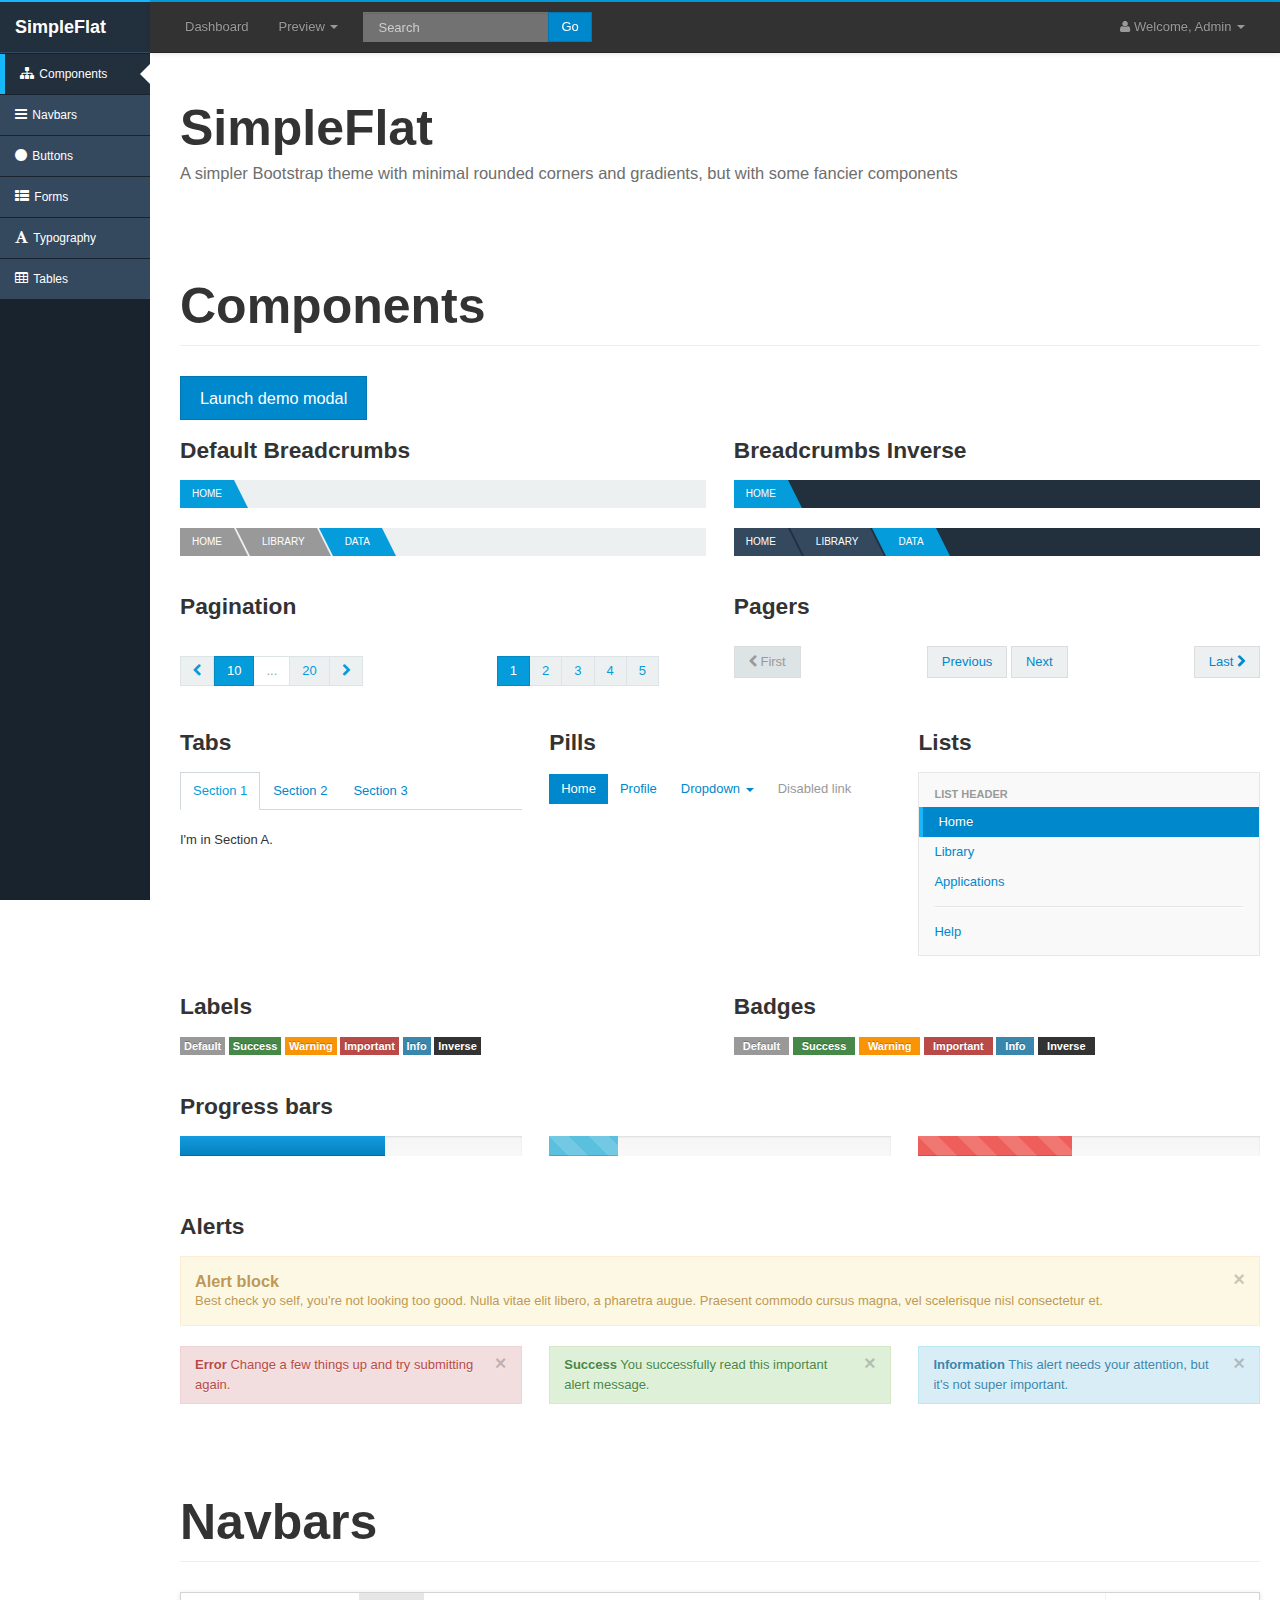
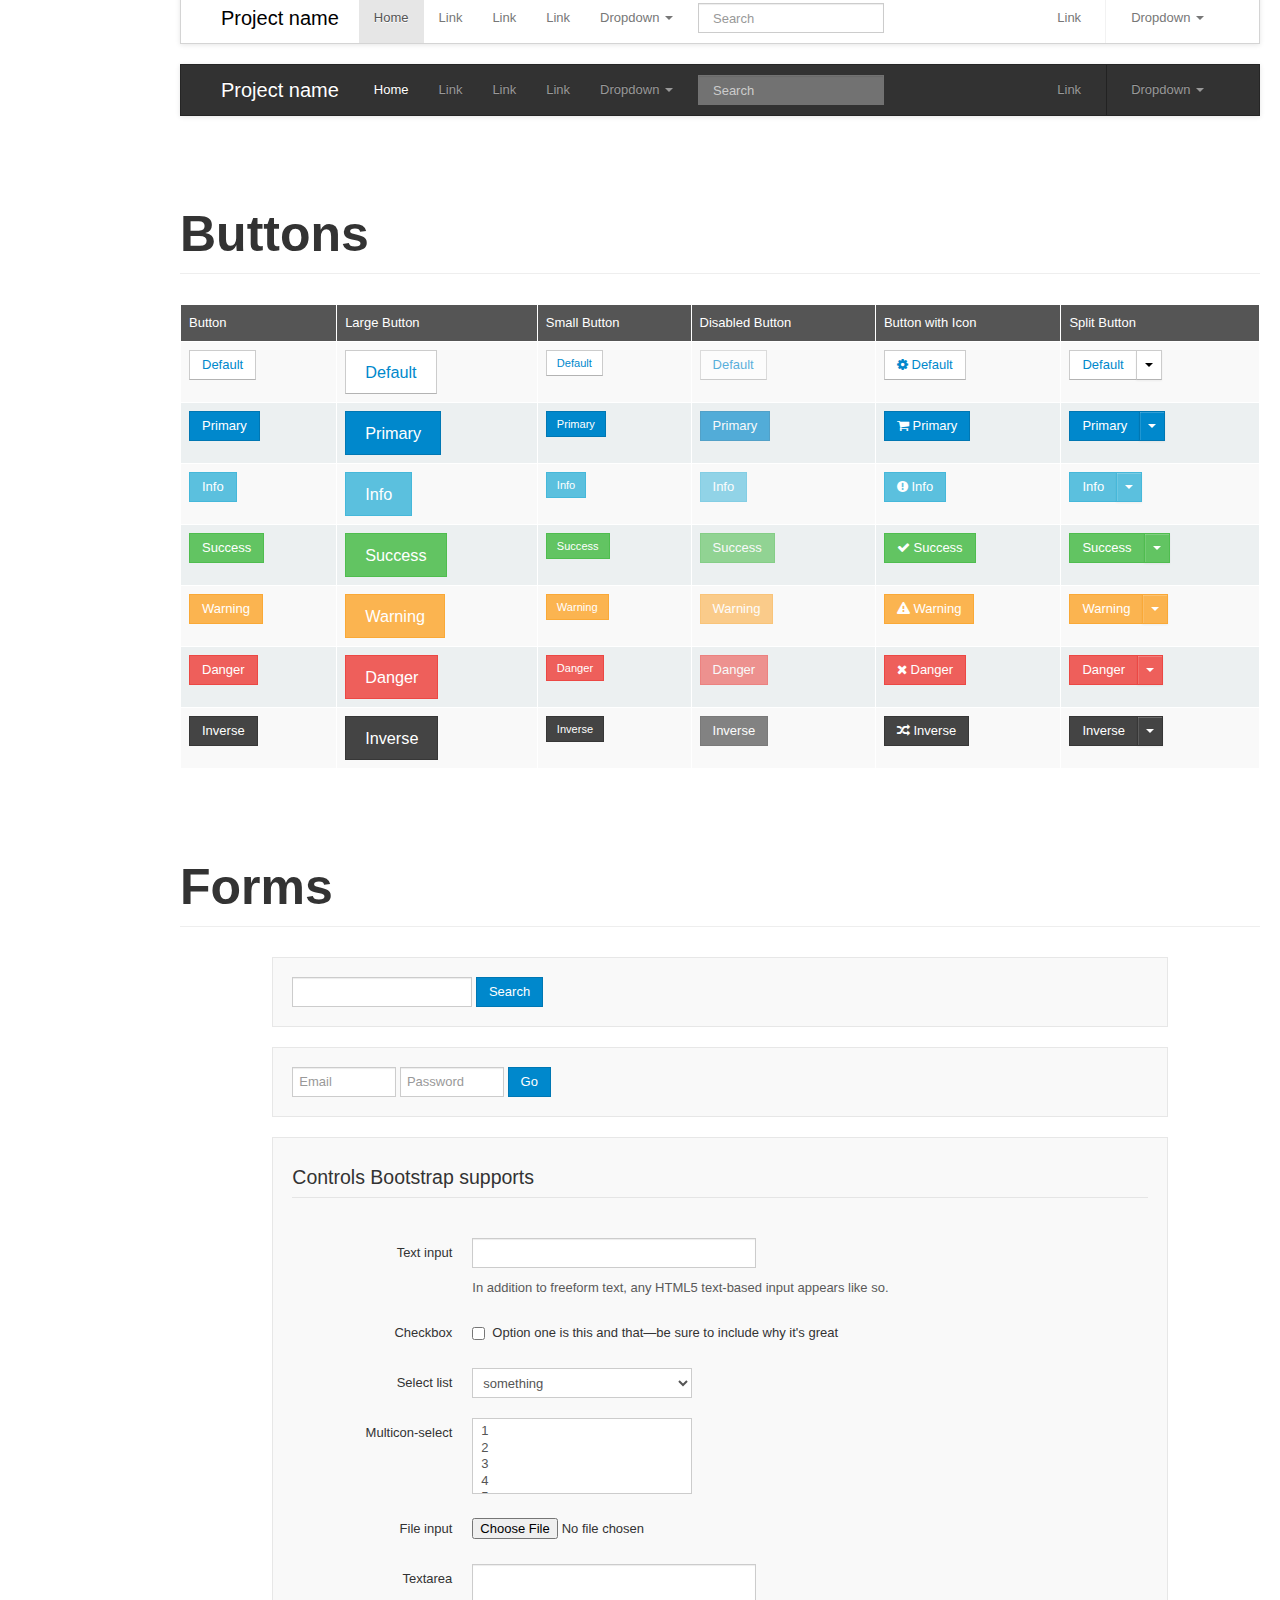
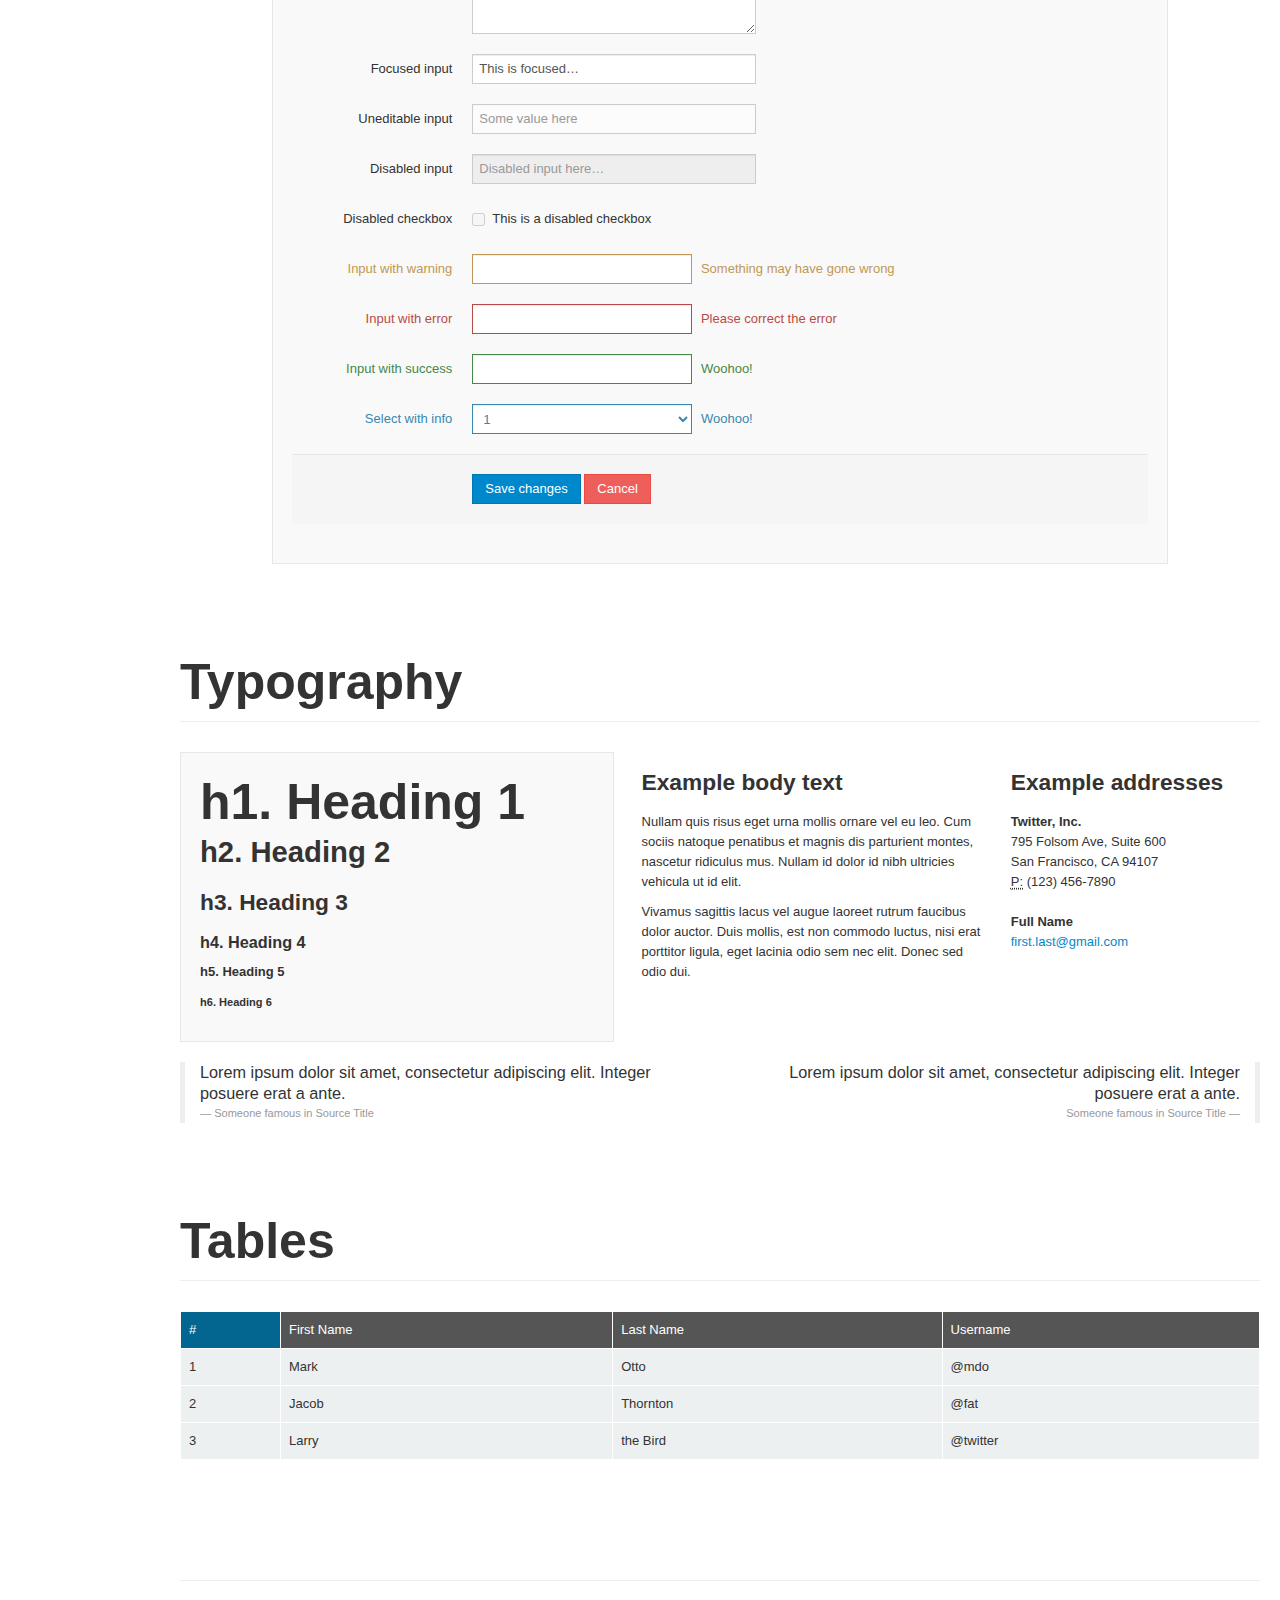
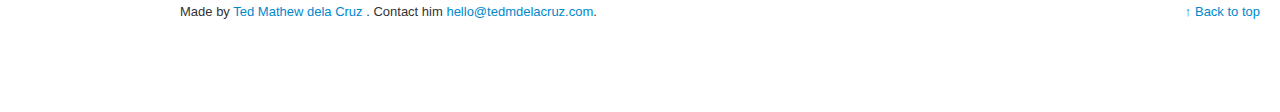
<file: index.html>
<!DOCTYPE html>
<html lang="en">
    <head>
      <meta charset="utf-8">
      <title>Bootstrap :: SimpleFlat</title>
      <meta name="viewport" content="width=device-width, initial-scale=1.0">
      <meta name="description" content="A simpler Bootstrap theme with minimal rounded corners and gradients, but with some fancier components">
      <meta property="og:description" content="A simpler Bootstrap theme with minimal rounded corners and gradients, but with some fancier components" />
      <meta name="author" content="Ted Mathew dela Cruz">

      <!--[if lt IE 9]>
        <script src="http://html5shim.googlecode.com/svn/trunk/html5.js"></script>
      <![endif]--> 

      <link href="./css/bootstrap.min.css" rel="stylesheet">
      <link href="./css/bootstrap-responsive.min.css" rel="stylesheet">
      <link href="./css/font-awesome.min.css" rel="stylesheet">
      <link href="./css/font-awesome-ie7.min.css" rel="stylesheet">
      <link href="./css/master.css" rel="stylesheet">
      <link rel="shortcut icon" href="favicon.ico">
    </head>
    <body class="index" data-spy="scroll" data-target=".subnav" data-offset="80">
      <div id="admin-topbar" class="nav-static-topbar navbar navbar-inverse navbar-fixed-top">
        <div class="navbar-inner">
          <div class="container-fluid">
            <a class="btn btn-navbar" data-toggle="collapse" data-target=".nav-collapse">
              <span class="icon-bar"></span>
              <span class="icon-bar"></span>
              <span class="icon-bar"></span>
            </a>
            <div class="nav-collapse">
              <ul class="nav">
                <li><a href="#">Dashboard</a></li>
                <li class="dropdown">
                  <a href="#" class="dropdown-toggle" data-toggle="dropdown">Preview <b class="caret"></b></a>
                  <ul class="dropdown-menu">
                    <li><a href="basic.html" target="_blank">Basic Marketing Site</a></li>
                  </ul>
                </li>
              </ul>
              <form class="navbar-search pull-left" action="">
                <div class="input-append">
                  <input type="text" class="search-query span2" placeholder="Search">
                  <input type="submit" class="btn btn-primary" value="Go">
                </div>
              </form>
              <ul class="nav pull-right">
                <li class="dropdown">
                  <a href="#" class="dropdown-toggle" data-toggle="dropdown">
                    <!-- <img src="./images/profile.jpg" class="profile-pic" alt=""> -->
                    <i class="icon-user"></i> Welcome, Admin <b class="caret"></b>
                  </a>
                  <ul class="dropdown-menu">
                    <li><a href="#">Account</a></li>
                    <li><a href="#">Settings</a></li>
                    <li class="divider"></li>
                    <li><a href="login.html">Logout</a></li>
                  </ul>
                </li>
              </ul>
            </div><!-- /.nav-collapse -->
          </div>
        </div><!-- /navbar-inner -->
      </div><!-- /.nav-static-topbar -->
      <ul class="nav-static-sidebar" id="static-sidebar">
          <!-- <li class="brand"><a class="smooth-scroll" href="#top"><i class="icon-home"></i> <span class="visible-desktop">SimpleFlat</span></a></li> -->
          <li class="brand"><a class="smooth-scroll" href="#top">SimpleFlat</a></li>          
          <li class="active"><a class="smooth-scroll" href="#miscellaneous"><i class="icon-sitemap"></i> Components</a></li>
          <li><a class="smooth-scroll" href="#navbars"><i class="icon-reorder"></i> Navbars</a></li>
          <li><a class="smooth-scroll" href="#buttons"><i class="icon-circle"></i> Buttons</a></li>
          <li><a class="smooth-scroll" href="#forms"><i class="icon-th-list"></i> Forms</a></li>
          <li><a class="smooth-scroll" href="#typography"><i class="icon-font"></i> Typography</a></li>
          <li><a class="smooth-scroll" href="#tables"><i class="icon-table"></i> Tables</a></li>
      </ul><!-- /.nav-static-sidebar -->
      <div class="container-fluid main-content">
        <header class="jumbotron subhead main-header section" id="top">
          <div class="row-fluid">
            <div class="span12 marketing">
              <h1>SimpleFlat</h1>
              <p class="lead">A simpler Bootstrap theme with minimal rounded corners and gradients, but with some fancier components</p>
            </div>
          </div>
        </header>
        <div id="demo-modal" class="modal hide fade">
          <div class="modal-header">
              <a class="close" data-dismiss="modal" aria-hidden="true">&times;</a>
              <h3>Header</h3>
          </div>
          <div class="modal-body">
              <p>Lorem ipsum dolor sit amet, consectetur adipisicing elit. Consequuntur, iusto, illum ratione voluptatibus nesciunt obcaecati dolorum id sequi? Totam, corporis sed repellat consequuntur unde nostrum nulla sunt labore. Maiores, necessitatibus!</p>
          </div>
          <div class="modal-footer">
              <a href="#" class="btn btn-medium btn-primary">Save</a>    
              <a href="#" class="btn btn-medium btn-danger" data-dismiss="modal">Close</a>
          </div>
        </div>
        <section id="miscellaneous" class="section">
          <div class="page-header">
            <h1>Components</h1>
            <a href="#top" class="btn btn-link visible-phone pull-right smooth-scroll">↑ Back to top</a>
          </div>
          <div class="row-fluid">
            <div class="span12">
              <a href="#" class="btn btn-primary btn-large" data-toggle="modal" data-target="#demo-modal">Launch demo modal</a>
            </div>
          </div>
          <div class="row-fluid">
            <div class="span6">
              <h3 id="breadcrumbs">Default Breadcrumbs</h3>
              <ul class="breadcrumb">
                <li class="active">Home</li>
              </ul>
              <ul class="breadcrumb">
                <li><a href="#">Home</a></li>
                <li><a href="#">Library</a></li>
                <li class="active">Data</li>
              </ul>
            </div>
            <div class="span6">
              <h3 id="breadcrumbs-inverse">Breadcrumbs Inverse</h3>
              <ul class="breadcrumb breadcrumb-inverse">
                <li class="active">Home</li>
              </ul>
              <ul class="breadcrumb breadcrumb-inverse">
                <li><a href="#">Home</a></li>
                <li><a href="#">Library</a></li>
                <li class="active">Data</li>
              </ul>
            </div>
          </div>
          <div class="row-fluid">
            <div class="span6">
              <h3 id="pagination">Pagination</h3>
              <div class="row-fluid">
                <div class="pagination span6">
                  <ul>
                    <li><a href="#"><i class="icon-chevron-left"></i></a></li>
                    <li class="active"><a href="#">10</a></li>
                    <li class="disabled"><a href="#">...</a></li>
                    <li><a href="#">20</a></li>
                    <li><a href="#"><i class="icon icon-white icon-chevron-right"></i></a></li>
                  </ul>
                </div>
                <div class="pagination pagination-centered span6">
                  <ul>
                    <li class="active"><a href="#">1</a></li>
                    <li><a href="#">2</a></li>
                    <li><a href="#">3</a></li>
                    <li><a href="#">4</a></li>
                    <li><a href="#">5</a></li>
                  </ul>
                </div>
              </div>
            </div>    
            <div class="span6">
              <h3 id="pager">Pagers</h3>        
                <ul class="pager">
                  <li class="previous disabled"><a href="#"><i class="icon-chevron-left"></i> First</a></li>
                  <li><a href="#">Previous</a></li>
                  <li><a href="#">Next</a></li>
                  <li class="next"><a href="#">Last <i class="icon-chevron-right"></i></a></li>
                </ul>
            </div>
          </div>
          <div class="row-fluid">
            <div class="span4">
              <h3 id="tabs">Tabs</h3>
              <ul class="nav nav-tabs">
                <li class="active"><a href="#A" data-toggle="tab">Section 1</a></li>
                <li><a href="#B" data-toggle="tab">Section 2</a></li>
                <li><a href="#C" data-toggle="tab">Section 3</a></li>
              </ul>
              <div class="tabbable">
                <div class="tab-content">
                  <div class="tab-pane active" id="A">
                    <p>I'm in Section A.</p>
                  </div>
                  <div class="tab-pane" id="B">
                    <p>Howdy, I'm in Section B.</p>
                  </div>
                  <div class="tab-pane" id="C">
                    <p>What up girl, this is Section C.</p>
                  </div>
                </div>
              </div>
            </div>
            <div class="span4">
              <h3 id="pills">Pills</h3>
              <ul class="nav nav-pills">
                <li class="active"><a href="#">Home</a></li>
                <li><a href="#">Profile</a></li>
                <li class="dropdown">
                  <a class="dropdown-toggle" data-toggle="dropdown" href="#">Dropdown <b class="caret"></b></a>
                  <ul class="dropdown-menu">
                    <li><a href="#">Action</a></li>
                    <li><a href="#">Another action</a></li>
                    <li><a href="#">Something else here</a></li>
                    <li class="divider"></li>
                    <li><a href="#">Separated link</a></li>
                  </ul>
                </li>
                <li class="disabled"><a href="#">Disabled link</a></li>
              </ul>
            </div>    
            <div class="span4">      
              <h3 id="list">Lists</h3>        
              <div class="well" style="padding: 8px 0;">
                <ul class="nav nav-list">
                  <li class="nav-header">List header</li>
                  <li class="active"><a href="#">Home</a></li>
                  <li><a href="#">Library</a></li>
                  <li><a href="#">Applications</a></li>
                  <li class="divider"></li>
                  <li><a href="#">Help</a></li>
                </ul>
              </div>
            </div>
          </div>
          <div class="row-fluid">
            <div class="span6">
              <h3 id="labels">Labels</h3>
              <span class="label">Default</span>
              <span class="label label-success">Success</span>
              <span class="label label-warning">Warning</span>
              <span class="label label-important">Important</span>
              <span class="label label-info">Info</span>
              <span class="label label-inverse">Inverse</span>
            </div>
            <div class="span6">
              <h3 id="badges">Badges</h3>
              <span class="badge">Default</span>
              <span class="badge badge-success">Success</span>
              <span class="badge badge-warning">Warning</span>
              <span class="badge badge-important">Important</span>
              <span class="badge badge-info">Info</span>
              <span class="badge badge-inverse">Inverse</span>
            </div>
          </div>
          <br>
          <h3 id="progressbars">Progress bars</h3>
          <div class="row-fluid">
            <div class="span4">
              <div class="progress">
                <div class="bar" style="width: 60%;"></div>
              </div>
            </div>
            <div class="span4">
              <div class="progress progress-info progress-striped">
                <div class="bar" style="width: 20%;"></div>
              </div>
            </div>
            <div class="span4">
              <div class="progress progress-danger progress-striped active">
                <div class="bar" style="width: 45%"></div>
              </div>
            </div>
          </div>
          <br>
          <h3 id="alerts">Alerts</h3>
          <div class="row-fluid">
            <div class="span12">
                <div class="alert alert-block">
                  <a class="close">×</a>
                  <h4 class="alert-heading">Alert block</h4>
                  <p>Best check yo self, you're not looking too good. Nulla vitae elit libero, a pharetra augue. Praesent commodo cursus magna, vel scelerisque nisl consectetur et.</p>
                </div>
            </div>
          </div>
          <div class="row-fluid">
            <div class="span4">
              <div class="alert alert-error">
                <a class="close">×</a>
                <strong>Error</strong> Change a few things up and try submitting again.
              </div>
            </div>
            <div class="span4">
              <div class="alert alert-success">
                <a class="close">×</a>
                <strong>Success</strong> You successfully read this important alert message.
              </div>
            </div>
            <div class="span4">
              <div class="alert alert-info">
                <a class="close">×</a>
                <strong>Information</strong> This alert needs your attention, but it's not super important.
              </div>
            </div>
          </div>
        </section>
        <!-- /section#components -->
        <section id="navbars" class="section">
          <div class="page-header">
            <h1>Navbars</h1>
            <a href="#top" class="btn btn-link visible-phone pull-right smooth-scroll">↑ Back to top</a>
          </div>
          <div class="navbar">
            <div class="navbar-inner">
              <div class="container-fluid" style="width: auto;">
                <a class="btn btn-navbar" data-toggle="collapse" data-target=".nav-collapse">
                  <span class="icon-bar"></span>
                  <span class="icon-bar"></span>
                  <span class="icon-bar"></span>
                </a>
                <a class="brand" href="#">Project name</a>
                <div class="nav-collapse">
                  <ul class="nav">
                    <li class="active"><a href="#">Home</a></li>
                    <li><a href="#">Link</a></li>
                    <li><a href="#">Link</a></li>
                    <li><a href="#">Link</a></li>
                    <li class="dropdown">
                      <a href="#" class="dropdown-toggle" data-toggle="dropdown">Dropdown <b class="caret"></b></a>
                      <ul class="dropdown-menu">
                        <li><a href="#">Action</a></li>
                        <li><a href="#">Another action</a></li>
                        <li><a href="#">Something else here</a></li>
                        <li class="divider"></li>
                        <li><a href="#">Separated link</a></li>
                      </ul>
                    </li>
                  </ul>
                  <form class="navbar-search pull-left" action="">
                    <input type="text" class="search-query span2" placeholder="Search">
                  </form>
                  <ul class="nav pull-right">
                    <li><a href="#">Link</a></li>
                    <li class="divider-vertical"></li>
                    <li class="dropdown">
                      <a href="#" class="dropdown-toggle" data-toggle="dropdown">Dropdown <b class="caret"></b></a>
                      <ul class="dropdown-menu">
                        <li><a href="#">Action</a></li>
                        <li><a href="#">Another action</a></li>
                        <li><a href="#">Something else here</a></li>
                        <li class="divider"></li>
                        <li><a href="#">Separated link</a></li>
                      </ul>
                    </li>
                  </ul>
                </div><!-- /.nav-collapse -->
              </div>
            </div><!-- /navbar-inner -->
          </div><!-- /navbar -->
          <div class="navbar navbar-inverse">
            <div class="navbar-inner">
              <div class="container-fluid" style="width: auto;">
                <a class="btn btn-navbar" data-toggle="collapse" data-target=".nav-collapse">
                  <span class="icon-bar"></span>
                  <span class="icon-bar"></span>
                  <span class="icon-bar"></span>
                </a>
                <a class="brand" href="#">Project name</a>
                <div class="nav-collapse">
                  <ul class="nav">
                    <li class="active"><a href="#">Home</a></li>
                    <li><a href="#">Link</a></li>
                    <li><a href="#">Link</a></li>
                    <li><a href="#">Link</a></li>
                    <li class="dropdown">
                      <a href="#" class="dropdown-toggle" data-toggle="dropdown">Dropdown <b class="caret"></b></a>
                      <ul class="dropdown-menu">
                        <li><a href="#">Action</a></li>
                        <li><a href="#">Another action</a></li>
                        <li><a href="#">Something else here</a></li>
                        <li class="divider"></li>
                        <li><a href="#">Separated link</a></li>
                      </ul>
                    </li>
                  </ul>
                  <form class="navbar-search pull-left" action="">
                    <input type="text" class="search-query span2" placeholder="Search">
                  </form>
                  <ul class="nav pull-right">
                    <li><a href="#">Link</a></li>
                    <li class="divider-vertical"></li>
                    <li class="dropdown">
                      <a href="#" class="dropdown-toggle" data-toggle="dropdown">Dropdown <b class="caret"></b></a>
                      <ul class="dropdown-menu">
                        <li><a href="#">Action</a></li>
                        <li><a href="#">Another action</a></li>
                        <li><a href="#">Something else here</a></li>
                        <li class="divider"></li>
                        <li><a href="#">Separated link</a></li>
                      </ul>
                    </li>
                  </ul>
                </div><!-- /.nav-collapse -->
              </div>
            </div><!-- /navbar-inner -->
          </div><!-- /navbar -->
        </section>
        <!-- /section#navbars -->
        <section id="buttons" class="section">
          <div class="page-header">
            <h1>Buttons</h1>
            <a href="#top" class="btn btn-link visible-phone pull-right smooth-scroll">↑ Back to top</a>
          </div>
          <table class="table table-bordered table-striped">
            <thead>
              <tr>
                <th>Button</th>
                <th>Large Button</th>
                <th>Small Button</th>
                <th>Disabled Button</th>
            <th>Button with Icon</th>
            <th>Split Button</th>
              </tr>
            </thead>
            <tbody>
              <tr>
                <td><a class="btn" href="#">Default</a></td>
                <td><a class="btn btn-large" href="#">Default</a></td>
                <td><a class="btn btn-small" href="#">Default</a></td>
                <td><a class="btn disabled" href="#">Default</a></td>
                <td><a class="btn" href="#"><i class="icon-cog"></i> Default</a></td>
                <td>
                  <div class="btn-group">
                    <a class="btn" href="#">Default</a>
                    <a class="btn dropdown-toggle" data-toggle="dropdown" href="#"><span class="caret"></span></a>
                    <ul class="dropdown-menu">
                      <li><a href="#">Action</a></li>
                      <li><a href="#">Another action</a></li>
                      <li><a href="#">Something else here</a></li>
                      <li class="divider"></li>
                      <li><a href="#">Separated link</a></li>
                    </ul>
                  </div><!-- /btn-group -->
                </td>
              </tr>
              <tr>
                <td><a class="btn btn-primary" href="#">Primary</a></td>
                <td><a class="btn btn-primary btn-large" href="#">Primary</a></td>
                <td><a class="btn btn-primary btn-small" href="#">Primary</a></td>
                <td><a class="btn btn-primary disabled" href="#">Primary</a></td>
                <td><a class="btn btn-primary" href="#"><i class="icon-shopping-cart icon-white"></i> Primary</a></td>
                <td>
                  <div class="btn-group">
                    <a class="btn btn-primary" href="#">Primary</a>
                    <a class="btn btn-primary dropdown-toggle" data-toggle="dropdown" href="#"><span class="caret"></span></a>
                    <ul class="dropdown-menu">
                      <li><a href="#">Action</a></li>
                      <li><a href="#">Another action</a></li>
                      <li><a href="#">Something else here</a></li>
                      <li class="divider"></li>
                      <li><a href="#">Separated link</a></li>
                    </ul>
                  </div><!-- /btn-group -->
                </td>
              </tr>
              <tr>
                <td><a class="btn btn-info" href="#">Info</a></td>
                <td><a class="btn btn-info btn-large" href="#">Info</a></td>
                <td><a class="btn btn-info btn-small" href="#">Info</a></td>
                <td><a class="btn btn-info disabled" href="#">Info</a></td>
                <td><a class="btn btn-info" href="#"><i class="icon-exclamation-sign icon-white"></i> Info</a></td>
                <td>
                  <div class="btn-group">
                    <a class="btn btn-info" href="#">Info</a>
                    <a class="btn btn-info dropdown-toggle" data-toggle="dropdown" href="#"><span class="caret"></span></a>
                    <ul class="dropdown-menu">
                      <li><a href="#">Action</a></li>
                      <li><a href="#">Another action</a></li>
                      <li><a href="#">Something else here</a></li>
                      <li class="divider"></li>
                      <li><a href="#">Separated link</a></li>
                    </ul>
                  </div><!-- /btn-group -->
                </td>
              </tr>
              <tr>
                <td><a class="btn btn-success" href="#">Success</a></td>
                <td><a class="btn btn-success btn-large" href="#">Success</a></td>
                <td><a class="btn btn-success btn-small" href="#">Success</a></td>
                <td><a class="btn btn-success disabled" href="#">Success</a></td>
                <td><a class="btn btn-success" href="#"><i class="icon-ok icon-white"></i> Success</a></td>
                <td>
                  <div class="btn-group">
                    <a class="btn btn-success" href="#">Success</a>
                    <a class="btn btn-success dropdown-toggle" data-toggle="dropdown" href="#"><span class="caret"></span></a>
                    <ul class="dropdown-menu">
                      <li><a href="#">Action</a></li>
                      <li><a href="#">Another action</a></li>
                      <li><a href="#">Something else here</a></li>
                      <li class="divider"></li>
                      <li><a href="#">Separated link</a></li>
                    </ul>
                  </div><!-- /btn-group -->
                </td>
              </tr>
              <tr>
                <td><a class="btn btn-warning" href="#">Warning</a></td>
                <td><a class="btn btn-warning btn-large" href="#">Warning</a></td>
                <td><a class="btn btn-warning btn-small" href="#">Warning</a></td>
                <td><a class="btn btn-warning disabled" href="#">Warning</a></td>
                <td><a class="btn btn-warning" href="#"><i class="icon-warning-sign icon-white"></i> Warning</a></td>
                <td>
                  <div class="btn-group">
                    <a class="btn btn-warning" href="#">Warning</a>
                    <a class="btn btn-warning dropdown-toggle" data-toggle="dropdown" href="#"><span class="caret"></span></a>
                    <ul class="dropdown-menu">
                      <li><a href="#">Action</a></li>
                      <li><a href="#">Another action</a></li>
                      <li><a href="#">Something else here</a></li>
                      <li class="divider"></li>
                      <li><a href="#">Separated link</a></li>
                    </ul>
                  </div><!-- /btn-group -->
                </td>
              </tr>
              <tr>
                <td><a class="btn btn-danger" href="#">Danger</a></td>
                <td><a class="btn btn-danger btn-large" href="#">Danger</a></td>
                <td><a class="btn btn-danger btn-small" href="#">Danger</a></td>
                <td><a class="btn btn-danger disabled" href="#">Danger</a></td>
                <td><a class="btn btn-danger" href="#"><i class="icon-remove icon-white"></i> Danger</a></td>
                <td>
                  <div class="btn-group">
                    <a class="btn btn-danger" href="#">Danger</a>
                    <a class="btn btn-danger dropdown-toggle" data-toggle="dropdown" href="#"><span class="caret"></span></a>
                    <ul class="dropdown-menu">
                      <li><a href="#">Action</a></li>
                      <li><a href="#">Another action</a></li>
                      <li><a href="#">Something else here</a></li>
                      <li class="divider"></li>
                      <li><a href="#">Separated link</a></li>
                    </ul>
                  </div><!-- /btn-group -->
                </td>
              </tr>
              <tr>
                <td><a class="btn btn-inverse" href="#">Inverse</a></td>
                <td><a class="btn btn-inverse btn-large" href="#">Inverse</a></td>
                <td><a class="btn btn-inverse btn-small" href="#">Inverse</a></td>
                <td><a class="btn btn-inverse disabled" href="#">Inverse</a></td>
                <td><a class="btn btn-inverse" href="#"><i class="icon-random icon-white"></i> Inverse</a></td>
                <td>
                  <div class="btn-group">
                    <a class="btn btn-inverse" href="#">Inverse</a>
                    <a class="btn btn-inverse dropdown-toggle" data-toggle="dropdown" href="#"><span class="caret"></span></a>
                    <ul class="dropdown-menu">
                      <li><a href="#">Action</a></li>
                      <li><a href="#">Another action</a></li>
                      <li><a href="#">Something else here</a></li>
                      <li class="divider"></li>
                      <li><a href="#">Separated link</a></li>
                    </ul>
                  </div><!-- /btn-group -->
                </td>
              </tr>
            </tbody>
          </table>
        </section>
        <!-- /section#buttons -->
        <section id="forms" class="section">
          <div class="page-header">
            <h1>Forms</h1>
            <a href="#top" class="btn btn-link visible-phone pull-right smooth-scroll">↑ Back to top</a>
          </div>
          <div class="row-fluid">
            <div class="span10 offset1">
              <form class="well form-search">
                <input type="text" class="input-medium search-query">
                <button type="submit" class="btn btn-primary">Search</button>
              </form>
              <form class="well form-search">
                <input type="text" class="input-small" placeholder="Email">
                <input type="password" class="input-small" placeholder="Password">
                <button type="submit" class="btn btn-primary">Go</button>
              </form>
              <form class="form-horizontal well">
                <fieldset>
                  <legend>Controls Bootstrap supports</legend>
                  <div class="control-group">
                    <label class="control-label" for="input01">Text input</label>
                    <div class="controls">
                      <input type="text" class="input-xlarge" id="input01">
                      <p class="help-block">In addition to freeform text, any HTML5 text-based input appears like so.</p>
                    </div>
                  </div>
                  <div class="control-group">
                    <label class="control-label" for="optionsCheckbox">Checkbox</label>
                    <div class="controls">
                      <label class="checkbox">
                        <input type="checkbox" id="optionsCheckbox" value="option1">
                        Option one is this and that—be sure to include why it's great
                      </label>
                    </div>
                  </div>
                  <div class="control-group">
                    <label class="control-label" for="select01">Select list</label>
                    <div class="controls">
                      <select id="select01">
                        <option>something</option>
                        <option>2</option>
                        <option>3</option>
                        <option>4</option>
                        <option>5</option>
                      </select>
                    </div>
                  </div>
                  <div class="control-group">
                    <label class="control-label" for="multiSelect">Multicon-select</label>
                    <div class="controls">
                      <select multiple="multiple" id="multiSelect">
                        <option>1</option>
                        <option>2</option>
                        <option>3</option>
                        <option>4</option>
                        <option>5</option>
                      </select>
                    </div>
                  </div>
                  <div class="control-group">
                    <label class="control-label" for="fileInput">File input</label>
                    <div class="controls">
                      <input class="input-file" id="fileInput" type="file">
                    </div>
                  </div>
                  <div class="control-group">
                    <label class="control-label" for="textarea">Textarea</label>
                    <div class="controls">
                      <textarea class="input-xlarge" id="textarea" rows="3"></textarea>
                    </div>
                  </div>
                  <div class="control-group">
                    <label class="control-label" for="focusedInput">Focused input</label>
                    <div class="controls">
                      <input class="input-xlarge focused" id="focusedInput" type="text" value="This is focused…">
                    </div>
                  </div>
                  <div class="control-group">
                    <label class="control-label">Uneditable input</label>
                    <div class="controls">
                      <span class="input-xlarge uneditable-input">Some value here</span>
                    </div>
                  </div>
                  <div class="control-group">
                    <label class="control-label" for="disabledInput">Disabled input</label>
                    <div class="controls">
                      <input class="input-xlarge disabled" id="disabledInput" type="text" placeholder="Disabled input here…" disabled="">
                    </div>
                  </div>
                  <div class="control-group">
                    <label class="control-label" for="optionsCheckbox2">Disabled checkbox</label>
                    <div class="controls">
                      <label class="checkbox">
                        <input type="checkbox" id="optionsCheckbox2" value="option1" disabled="">
                        This is a disabled checkbox
                      </label>
                    </div>
                  </div>
                  <div class="control-group warning">
                    <label class="control-label" for="inputWarning">Input with warning</label>
                    <div class="controls">
                      <input type="text" id="inputWarning">
                      <span class="help-inline">Something may have gone wrong</span>
                    </div>
                  </div>
                  <div class="control-group error">
                    <label class="control-label" for="inputError">Input with error</label>
                    <div class="controls">
                      <input type="text" id="inputError">
                      <span class="help-inline">Please correct the error</span>
                    </div>
                  </div>
                  <div class="control-group success">
                    <label class="control-label" for="inputSuccess">Input with success</label>
                    <div class="controls">
                      <input type="text" id="inputSuccess">
                      <span class="help-inline">Woohoo!</span>
                    </div>
                  </div>
                  <div class="control-group info">
                    <label class="control-label" for="selectError">Select with info</label>
                    <div class="controls">
                      <select id="selectError">
                        <option>1</option>
                        <option>2</option>
                        <option>3</option>
                        <option>4</option>
                        <option>5</option>
                      </select>
                      <span class="help-inline">Woohoo!</span>
                    </div>
                  </div>
                  <div class="form-actions">
                    <button type="submit" class="btn btn-primary">Save changes</button>
                    <button type="reset" class="btn btn-danger">Cancel</button>
                  </div>
                </fieldset>
              </form>
            </div>
          </div>
        </section>
        <!-- /section.#forms -->
        <section id="typography" class="section">
          <div class="page-header">
            <h1>Typography</h1>
            <a href="#top" class="btn btn-link visible-phone pull-right smooth-scroll">↑ Back to top</a>
          </div>
          <div class="row-fluid">
            <div class="span5">
              <div class="well">
                <h1>h1. Heading 1</h1>
                <h2>h2. Heading 2</h2>
                <h3>h3. Heading 3</h3>
                <h4>h4. Heading 4</h4>
                <h5>h5. Heading 5</h5>
                <h6>h6. Heading 6</h6>
              </div>
            </div>
            <div class="span4">
              <h3>Example body text</h3>
              <p>Nullam quis risus eget urna mollis ornare vel eu leo. Cum sociis natoque penatibus et magnis dis parturient montes, nascetur ridiculus mus. Nullam id dolor id nibh ultricies vehicula ut id elit.</p>
              <p>Vivamus sagittis lacus vel augue laoreet rutrum faucibus dolor auctor. Duis mollis, est non commodo luctus, nisi erat porttitor ligula, eget lacinia odio sem nec elit. Donec sed odio dui.</p>
            </div>
            <div class="span3">
              <h3>Example addresses</h3>
              <address>
                <strong>Twitter, Inc.</strong><br>
                795 Folsom Ave, Suite 600<br>
                San Francisco, CA 94107<br>
                <abbr title="Phone">P:</abbr> (123) 456-7890
              </address>
              <address>
                <strong>Full Name</strong><br>
                <a href="mailto:#">first.last@gmail.com</a>
              </address>
            </div>
          </div> 
          <div class="row-fluid">
            <div class="span6">
              <blockquote>
                <p>Lorem ipsum dolor sit amet, consectetur adipiscing elit. Integer posuere erat a ante.</p>
                <small>Someone famous in <cite title="Source Title">Source Title</cite></small>
              </blockquote>
            </div>
            <div class="span6">
              <blockquote class="pull-right">
                <p>Lorem ipsum dolor sit amet, consectetur adipiscing elit. Integer posuere erat a ante.</p>
                <small>Someone famous in <cite title="Source Title">Source Title</cite></small>
              </blockquote>
            </div>
          </div>
        </section>
        <section id="tables" class="section">
          <div class="page-header">
            <h1>Tables</h1>
            <a href="#top" class="btn btn-link visible-phone pull-right smooth-scroll">↑ Back to top</a>
          </div> 
          <table class="table table-bordered table-hover">
            <thead>
              <tr>
                <th class="sorting_asc">#</th>
                <th>First Name</th>
                <th>Last Name</th>
                <th>Username</th>
              </tr>
            </thead>
            <tbody>
              <tr>
                <td>1</td>
                <td>Mark</td>
                <td>Otto</td>
                <td>@mdo</td>
              </tr>
              <tr>
                <td>2</td>
                <td>Jacob</td>
                <td>Thornton</td>
                <td>@fat</td>
              </tr>
              <tr>
                <td>3</td>
                <td>Larry</td>
                <td>the Bird</td>
                <td>@twitter</td>
              </tr>
            </tbody>
          </table>
        </section>
        <!-- /section#typography -->
        <br><br><br><br>
        <hr>
        <footer id="footer">
          <p class="pull-right"><a href="#top smooth-scroll">↑ Back to top</a></p>
          Made by <a href="http://tedmdelacruz.com/">Ted Mathew dela Cruz </a>. Contact him <a href="mailto:hello@tedmdelacruz.com">hello@tedmdelacruz.com</a>.<br>
        </footer>
      </div>
      <script type="text/javascript" src="./js/jquery-1.9.1.min.js"></script>
      <script type="text/javascript" src="./js/bootstrap.min.js"></script>
      <script type="text/javascript" src="./js/application.js"></script>
    </body>
</html>
</file>
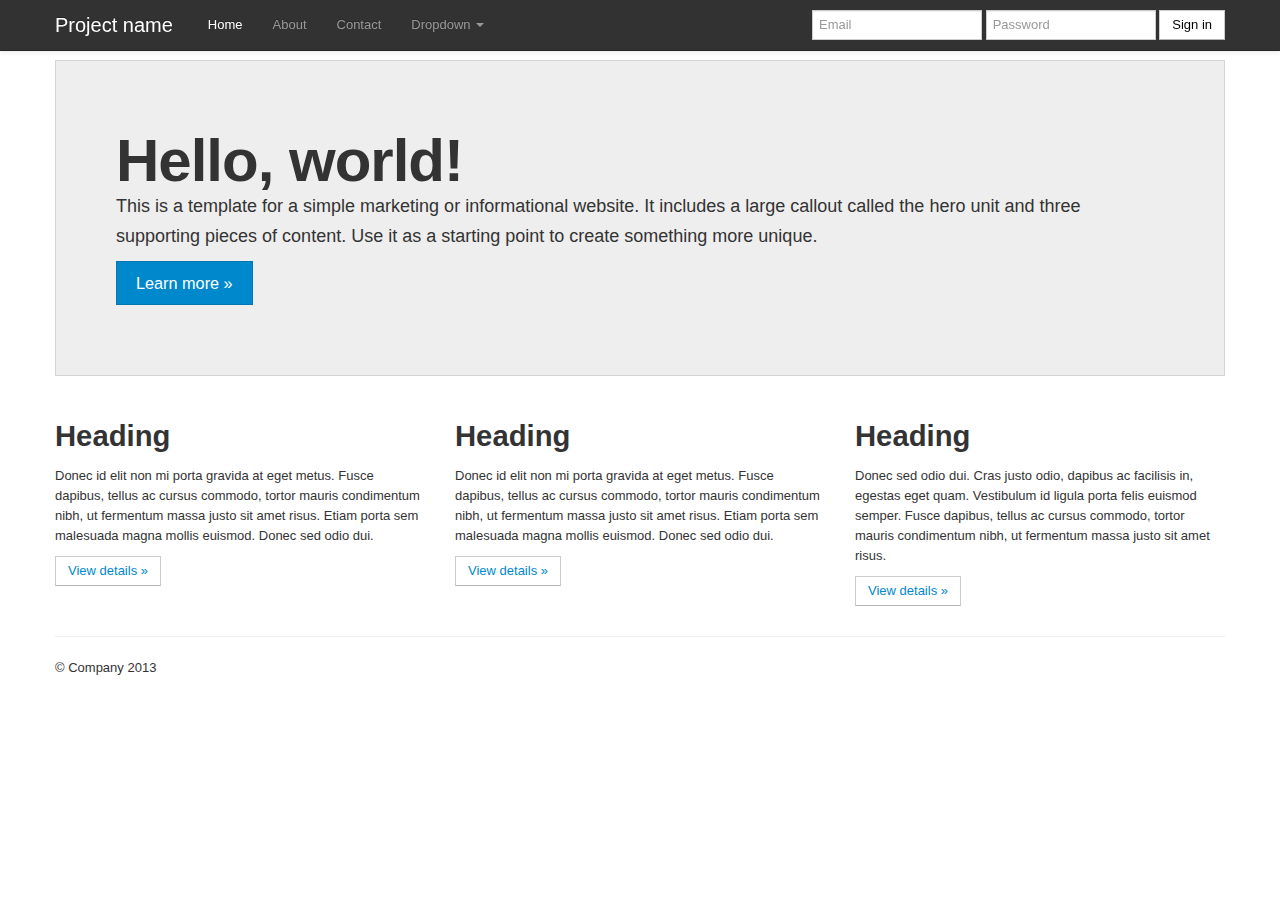
<file: basic.html>
<!DOCTYPE html>
<html lang="en">
  <head>
    <meta charset="utf-8">
    <title>Simpleflat - Basic Marketing Site</title>
    <meta name="viewport" content="width=device-width, initial-scale=1.0">
    <meta name="description" content="">
    <meta name="author" content="">

    <style type="text/css">
      body {
        padding-top: 60px;
        padding-bottom: 40px;
      }
    </style>
    <link href="./css/bootstrap.min.css" rel="stylesheet">
    <link href="./css/bootstrap-responsive.min.css" rel="stylesheet">

    <!-- HTML5 shim, for IE6-8 support of HTML5 elements -->
    <!--[if lt IE 9]>
      <script src="../assets/js/html5shiv.js"></script>
    <![endif]-->

    <!-- Fav and touch icons -->
    <link rel="shortcut icon" href="favicon.ico">
  </head>
  <body>
    <div class="navbar navbar-inverse navbar-fixed-top">
      <div class="navbar-inner">
        <div class="container">
          <button type="button" class="btn btn-navbar" data-toggle="collapse" data-target=".nav-collapse">
            <span class="icon-bar"></span>
            <span class="icon-bar"></span>
            <span class="icon-bar"></span>
          </button>
          <a class="brand" href="#">Project name</a>
          <div class="nav-collapse collapse">
            <ul class="nav">
              <li class="active"><a href="#">Home</a></li>
              <li><a href="#about">About</a></li>
              <li><a href="#contact">Contact</a></li>
              <li class="dropdown">
                <a href="#" class="dropdown-toggle" data-toggle="dropdown">Dropdown <b class="caret"></b></a>
                <ul class="dropdown-menu">
                  <li><a href="#">Action</a></li>
                  <li><a href="#">Another action</a></li>
                  <li><a href="#">Something else here</a></li>
                  <li class="divider"></li>
                  <li class="nav-header">Nav header</li>
                  <li><a href="#">Separated link</a></li>
                  <li><a href="#">One more separated link</a></li>
                </ul>
              </li>
            </ul>
            <form class="navbar-form pull-right">
              <input class="span2" type="text" placeholder="Email">
              <input class="span2" type="password" placeholder="Password">
              <button type="submit" class="btn">Sign in</button>
            </form>
          </div><!--/.nav-collapse -->
        </div>
      </div>
    </div>

    <div class="container">

      <!-- Main hero unit for a primary marketing message or call to action -->
      <div class="hero-unit">
        <h1>Hello, world!</h1>
        <p>This is a template for a simple marketing or informational website. It includes a large callout called the hero unit and three supporting pieces of content. Use it as a starting point to create something more unique.</p>
        <p><a href="#" class="btn btn-primary btn-large">Learn more &raquo;</a></p>
      </div>

      <!-- Example row of columns -->
      <div class="row">
        <div class="span4">
          <h2>Heading</h2>
          <p>Donec id elit non mi porta gravida at eget metus. Fusce dapibus, tellus ac cursus commodo, tortor mauris condimentum nibh, ut fermentum massa justo sit amet risus. Etiam porta sem malesuada magna mollis euismod. Donec sed odio dui. </p>
          <p><a class="btn" href="#">View details &raquo;</a></p>
        </div>
        <div class="span4">
          <h2>Heading</h2>
          <p>Donec id elit non mi porta gravida at eget metus. Fusce dapibus, tellus ac cursus commodo, tortor mauris condimentum nibh, ut fermentum massa justo sit amet risus. Etiam porta sem malesuada magna mollis euismod. Donec sed odio dui. </p>
          <p><a class="btn" href="#">View details &raquo;</a></p>
       </div>
        <div class="span4">
          <h2>Heading</h2>
          <p>Donec sed odio dui. Cras justo odio, dapibus ac facilisis in, egestas eget quam. Vestibulum id ligula porta felis euismod semper. Fusce dapibus, tellus ac cursus commodo, tortor mauris condimentum nibh, ut fermentum massa justo sit amet risus.</p>
          <p><a class="btn" href="#">View details &raquo;</a></p>
        </div>
      </div>

      <hr>

      <footer>
        <p>&copy; Company 2013</p>
      </footer>

    </div> <!-- /container -->
  </body>
  <script type="text/javascript" src="./js/jquery-1.9.1.min.js"></script>
  <script type="text/javascript" src="./js/bootstrap.min.js"></script>
</html>
</file>
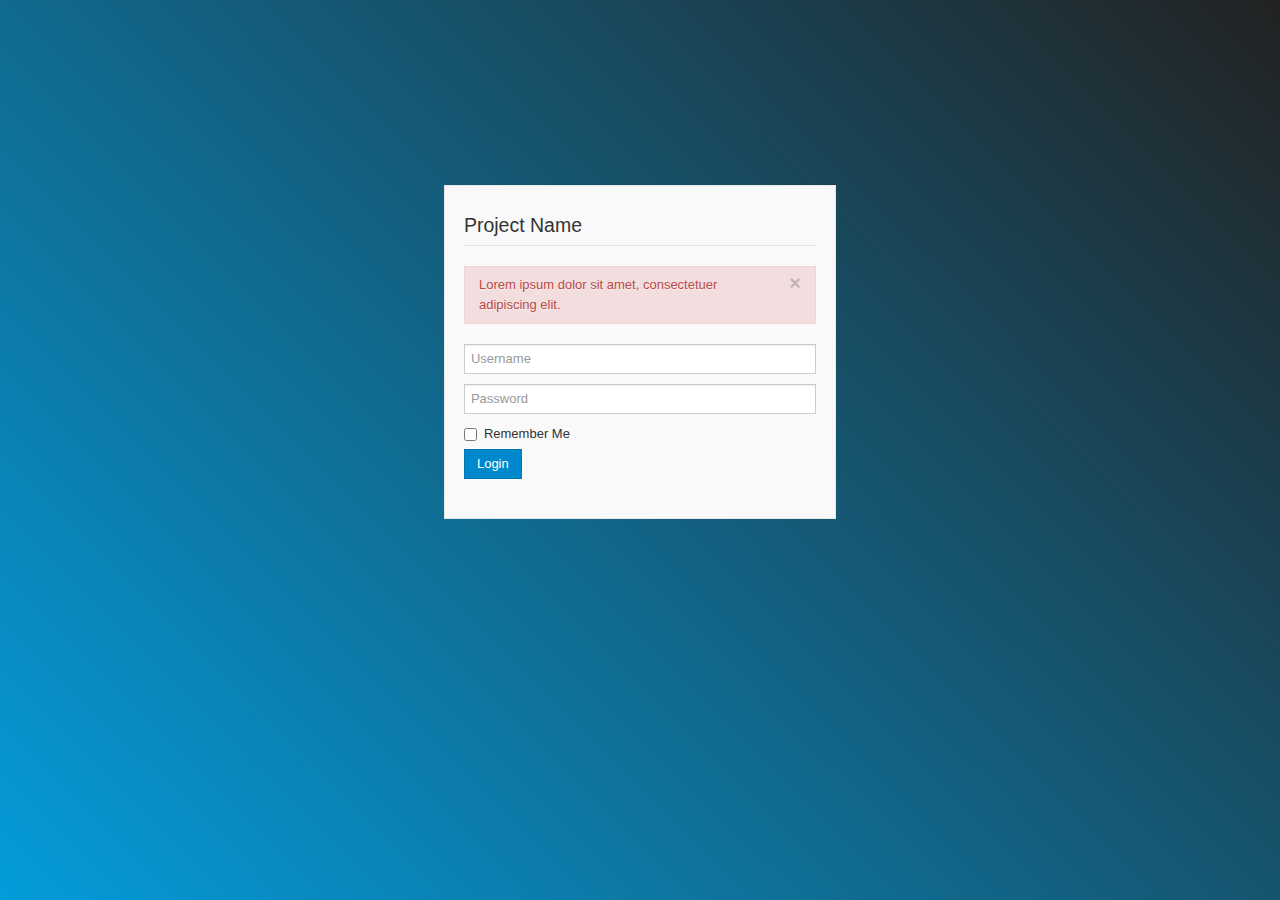
<file: login.html>
<!DOCTYPE html>
<html lang="en">
    <head>
      <meta charset="utf-8">
      <title>Bootstrap :: SimpleFlat</title>
      <meta name="viewport" content="width=device-width, initial-scale=1.0">
      <meta name="description" content="A simpler Bootstrap theme with minimal rounded corners and gradients, but with some fancier components">
      <meta property="og:description" content="A simpler Bootstrap theme with minimal rounded corners and gradients, but with some fancier components" />
      <meta name="author" content="Ted Mathew dela Cruz">

      <!--[if lt IE 9]>
        <script src="http://html5shim.googlecode.com/svn/trunk/html5.js"></script>
      <![endif]--> 

      <link href="./css/bootstrap.min.css" rel="stylesheet">
      <link href="./css/bootstrap-responsive.min.css" rel="stylesheet">
      <link href="./css/login.css" rel="stylesheet">
      <link rel="shortcut icon" href="favicon.ico">
    </head>
    <body id="top" data-spy="scroll" data-target=".subnav" data-offset="80">
        <div class="login-container">
            <div class="container-fluid">
                <div class="row-fluid">
                    <div class="span4 offset4">
                      <div class="well">
                        <legend>Project Name</legend>
                        <form method="POST" action="index.html" class="login-form" accept-charset="UTF-8" autocomplete="off">
                            <div class="row-fluid">
                              <div class="span12">
                                <div class="alert alert-error">
                                    <a class="close" data-dismiss="alert" href="#">×</a>
                                    Lorem ipsum dolor sit amet, consectetuer adipiscing elit.
                                </div>
                              </div>
                            </div>
                            <div class="row-fluid">
                              <input class="span12" placeholder="Username" type="text" name="username">
                            </div>
                            <div class="row-fluid">
                              <input class="span12" placeholder="Password" type="password" name="password">
                            </div>
                            <label class="checkbox">
                                <input type="checkbox" name="remember" value="1"> Remember Me
                            </label>
                            <input class="btn-primary btn" type="submit" value="Login"/>
                        </form>    
                      </div>
                    </div>
                </div>
            </div>
        </div>
        <script type="text/javascript" src="./js/jquery-1.9.1.min.js"></script>
        <script type="text/javascript" src="./js/bootstrap.min.js"></script>
    </body>
</html>
</file>
<file: css/master.css>
/* line 11, ../sass/master.scss */
body {
  margin-top: 50px;
  margin-bottom: 80px; }

/* line 16, ../sass/master.scss */
.section {
  padding-top: 48px; }

/* line 20, ../sass/master.scss */
.main-content {
  margin-left: 140px;
  padding-left: 40px; }

/* line 25, ../sass/master.scss */
.lead {
  color: #6e6e6e;
  font-size: 16.5px; }

/* line 30, ../sass/master.scss */
.page-header {
  *zoom: 1; }
/* line 31, ../sass/master.scss */
.page-header h1 {
  float: left;
  color: #333333; }
/* line 36, ../sass/master.scss */
.page-header a {
  margin-top: 18px;
  font-size: small; }
/* line 15, ../sass/bootstrap/_mixins.scss */
.page-header:before, .page-header:after {
  display: table;
  content: "";
  line-height: 0; }
/* line 22, ../sass/bootstrap/_mixins.scss */
.page-header:after {
  clear: both; }

@media (max-width: 979px) {
  /* line 47, ../sass/master.scss */
  body {
    margin-top: 0; }

  /* line 51, ../sass/master.scss */
  .main-content {
    margin-left: 100px;
    padding-left: 40px; } }
@media (max-width: 767px) {
  /* line 58, ../sass/master.scss */
  .main-content {
    margin-left: 0;
    padding-left: 0; } }
</file>
<file: css/login.css>
/* line 4, ../sass/login.scss */
html {
  height: 100%; }

/* line 7, ../sass/login.scss */
body {
  margin: 0;
  background-repeat: no-repeat;
  background-attachment: fixed;
  background-color: #222222;
  background-repeat: repeat-x;
  background-image: -moz-linear-gradient(45deg, #049cdb, #222222);
  background-image: -webkit-linear-gradient(45deg, #049cdb, #222222);
  background-image: -o-linear-gradient(45deg, #049cdb, #222222);
  background-image: linear-gradient(45deg, #049cdb, #222222); }

/* line 15, ../sass/login.scss */
.login-container {
  margin-top: 185px; }
</file>
